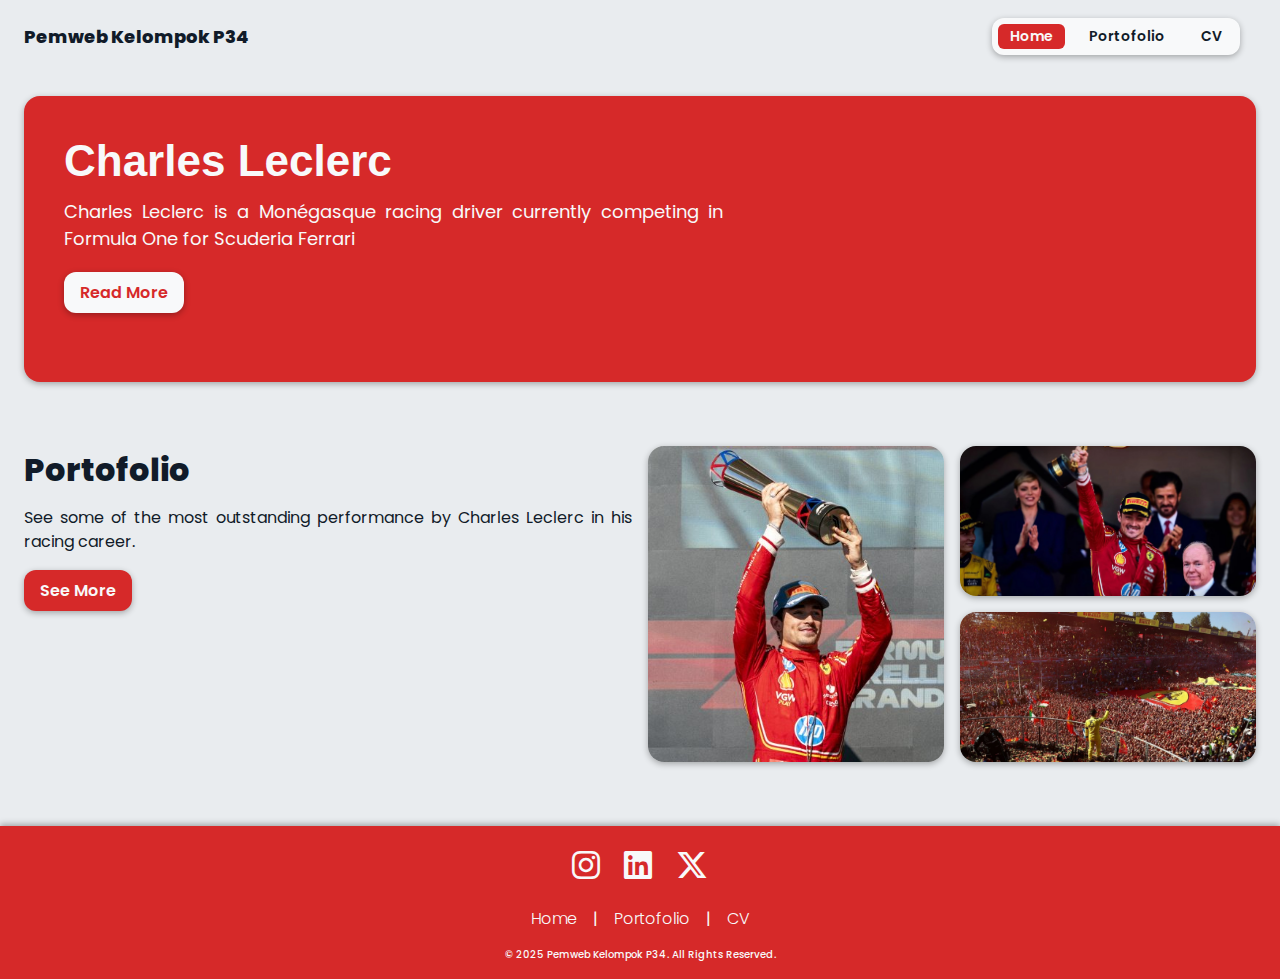
<file: index.html>
<!DOCTYPE html>
<html lang="en">

<head>
    <meta charset="UTF-8">
    <meta name="viewport" content="width=device-width, initial-scale=1.0">
    <title>Landing Page</title>
    <link href="https://fonts.googleapis.com/css2?family=Poppins:wght@400;500;600&display=swap" rel="stylesheet">
    <link href="https://cdnjs.cloudflare.com/ajax/libs/font-awesome/6.5.0/css/all.min.css" rel="stylesheet">
    <link href="https://fonts.cdnfonts.com/css/milker" rel="stylesheet">
    <link rel="stylesheet" href="header.css">
    <link rel="stylesheet" href="footer.css">
    <style>
        :root {
            --background: #e9ecef;
            --text: #111b29;
            --accent-1: #111b29;
            --accent-2: #f8f9fa;
            --accent-3: #D62929;
            --font-size: 18px;
        }

        * {
            box-sizing: border-box;
            margin: 0;
            font-family: 'Poppins', sans-serif;
        }

        body {
            background: var(--background);
            color: var(--text);
        }

        /* == BANNER == */
        .banner {
            display: grid;
            grid-template-columns: 1.75fr 0.75fr;
            background-color: var(--accent-3);
            border-radius: 16px;
            margin: 24px;
            max-height: 360px;
            position: relative;
            overflow: hidden;
            box-shadow: 0 2px 6px rgba(0, 0, 0, 0.3);
        }

        .banner-text {
            padding: 40px;
        }

        .banner-title {
            font-family: 'Milker', sans-serif;
            font-size: 48px;
            font-weight: 800;
            color: var(--accent-2);
            margin-bottom: 12px;
        }

        .banner-description {
            font-size: 18px;
            line-height: 1.5;
            color: var(--accent-2);
            margin-bottom: 20px;
            max-width: 100%;
            text-align: justify;
        }

        .banner-button {
            display: inline-block;
            padding: 8px 16px;
            border-radius: 12px;
            background: var(--accent-2);
            color: var(--accent-3);
            text-decoration: none;
            font-weight: 600;
            transition: background 0.3s, color 0.3s;
            font-size: 16px;
            box-shadow: 0 2px 6px rgba(0, 0, 0, 0.3);
        }

        .banner-image {
            display: flex;
            justify-content: center;
            position: relative;
        }

        .banner-image img {
            max-width: 100%;
            height: auto;
            position: relative;
            top: 5px;
            bottom: 0;
            opacity: 0;
            transform: translateY(30px);
            animation: fadeUp 1s ease-out forwards;
        }

        /* == PORTOFOLIO == */
        .portofolio {
            margin: 64px 24px;
            animation: fadeUp 1s ease-out forwards;
        }

        .portofolio-content {
            display: grid;
            grid-template-columns: 1fr 1fr;
            gap: 16px;
            align-items: start;
        }

        .portofolio-text {
            text-align: justify;
        }

        .portofolio-title {
            font-size: 32px;
            font-weight: 800;
            margin-bottom: 12px;
            color: var(--text);
        }

        .portofolio-description {
            font-size: 16px;
            margin-bottom: 16px;
            font-weight: 400;
            line-height: 1.5;
            color: var(--text);
        }

        .portofolio-button {
            display: inline-block;
            padding: 8px 16px;
            border-radius: 12px;
            background: var(--accent-3);
            color: var(--accent-2);
            text-decoration: none;
            font-weight: 600;
            transition: background 0.3s, color 0.3s;
            font-size: 16px;
            box-shadow: 0 2px 6px rgba(0, 0, 0, 0.3);
        }

        .portofolio-images {
            display: grid;
            grid-template-columns: 1fr 1fr;
            grid-template-rows: repeat(2, 1fr);
            gap: 16px;
        }

        .portofolio-image-large {
            grid-row: span 2;
            background: var(--accent-2);
            border-radius: 16px;
            max-height: 320px;
        }

        .portofolio-image-small {
            background: var(--accent-2);
            border-radius: 16px;
            max-height: 150px;
            gap: 20px;
        }

        .portofolio-images img {
            width: 100%;
            height: 100%;
            object-fit: cover;
            border-radius: 16px;
            display: block;
            box-shadow: 0 2px 6px rgba(0, 0, 0, 0.3);
        }

        .portofolio-button:hover {
            background: #B71C1C;
        }

        .banner-button:hover {
            background: #d6d9db;
        }

        /* == RESPONSIVE */
        @media (max-width: 480px) {
            :root {
                --font-size: 14px;
            }

            .banner {
                display: flex;
                flex-direction: column;
                grid-template-columns: none;
                max-height: none;
                margin: 12px;
                border-radius: 12px;
            }

            .banner-text {
                padding: 24px;
            }

            .banner-title {
                font-size: 32px;
            }

            .banner-description {
                font-size: 14px;
                margin-bottom: 14px;
            }

            .banner-button {
                font-size: 12px;
                padding: 6px 12px;
                border-radius: 10px;
            }

            .portofolio-title {
                font-size: 22px;
            }

            .portofolio-description {
                font-size: 13px;
                margin-bottom: 10px;
            }

            .portofolio-button {
                font-size: 12px;
                padding: 6px 12px;
                border-radius: 10px;
            }
        }

        @media (max-width: 600px) {
            :root {
                --font-size: 15px;
            }
        }

        @media (min-width: 481px) and (max-width: 768px) {
            :root {
                --font-size: 16px;
            }

            .banner {
                display: flex;
                flex-direction: column;
                margin: 16px;
                border-radius: 14px;
                max-height: none;
            }

            .banner-text {
                padding: 32px;
            }

            .banner-title {
                font-size: 40px;
            }

            .banner-image img {
                max-width: 80%;
                height: auto;
            }

            .portofolio-title {
                font-size: 26px;
            }

            .portofolio-description {
                font-size: 14px;
                margin-bottom: 12px;
            }

            .portofolio-button {
                font-size: 13px;
                padding: 7px 14px;
                border-radius: 10px;
            }
        }

        @media (min-width: 769px) and (max-width: 1024px) {
            :root {
                --font-size: 17px;
            }

            .banner {
                display: flex;
                flex-direction: column;
                margin: 16px;
                border-radius: 14px;
                max-height: none;
            }

            .banner-text {
                padding: 32px;
            }

            .banner-title {
                font-size: 40px;
            }

            .banner-image img {
                max-width: 80%;
                height: auto;
            }


            .portofolio-title {
                font-size: 28px;
            }

            .portofolio-description {
                font-size: 15px;
                margin-bottom: 14px;
            }
        }

        @media (max-width: 1024px) {
            .portofolio-content {
                grid-template-columns: 1fr;
            }

            .portofolio-images {
                grid-template-columns: 1fr;
                grid-template-rows: auto;
                margin-bottom: 24px;
                gap: 32px;
            }

            .portofolio-images div {
                max-height: 240px;
            }

            .portofolio-images img {
                object-fit: cover;
                height: 100%;
                width: 100%;
            }

            .portofolio-text {
                display: flex;
                flex-direction: column;
            }

            .portofolio-button {
                margin-bottom: 12px;
                align-self: start;
            }
        }

        @media (min-width: 1024px) and (max-width: 1200px) {
            .banner {
                grid-template-columns: 1fr 1fr;
            }

            .portofolio-title {
                font-size: 30px;
            }
        }

        @media (min-width: 1200px) and (max-width: 1440px) {
            .banner {
                grid-template-columns: 1.2fr 0.8fr;
                max-height: none;
            }

            .banner-title {
                font-size: 44px;
            }

            .banner-image img {
                max-width: 80%;
                height: auto;
                object-fit: contain;
            }
        }

        @keyframes fadeUp {
            from {
                opacity: 0;
                transform: translateY(30px);
            }

            to {
                opacity: 1;
                transform: translateY(0);
            }
        }
    </style>
</head>

<body>
    <header class="header">
        <div class="header-title">
            Pemweb Kelompok P34
        </div>

        <input type="checkbox" id="navigation-dropdown-toggle" class="navigation-dropdown-toggle">
        <label for="navigation-dropdown-toggle" class="navigation-hamburger">
            ☰
        </label>

        <nav class="navigation" aria-label="Primary">
            <a href="index.html" aria-current="page">Home</a>
            <a href="portofolio.html">Portofolio</a>
            <a href="cv.html">CV</a>
        </nav>
    </header>

    <section class="banner">
        <div class="banner-text">
            <h2 class="banner-title">
                Charles Leclerc
            </h2>
            <p class="banner-description">
                Charles Leclerc is a Monégasque racing driver currently competing in Formula One for Scuderia Ferrari
            </p>
            <a href="cv.html" class="banner-button">Read More</a>
        </div>
        <div class="banner-image">
            <img src="assets/charles-leclerc.png" alt="Charles Leclerc">
        </div>
    </section>
    <section class="portofolio">
        <div class="portofolio-content">
            <div class="portofolio-text">
                <h1 class="portofolio-title">
                    Portofolio
                </h1>
                <p class="portofolio-description">
                    See some of the most outstanding performance by Charles Leclerc in his racing career.
                </p>
                <a href="portofolio.html" class="portofolio-button">See More</a>
            </div>

            <div class="portofolio-images">
                <div class="portofolio-image-large">
                    <img src="assets/race-win-1.jpg" alt="Portofolio 1">
                </div>
                <div class="portofolio-image-small">
                    <img src="assets/race-win-2.jpg" alt="Portofolio 2">
                </div>
                <div class="portofolio-image-small">
                    <img src="assets/race-win-3.jpg" alt="Portofolio 3">
                </div>
            </div>
        </div>
    </section>
    <footer class="footer">
        <div class="footer-social">
            <a href="https://www.instagram.com/charles_leclerc" target="_blank"><i class="fab fa-instagram"></i></a>
            <a href="https://www.linkedin.com/in/charles-leclerc" target="_blank"><i class="fab fa-linkedin"></i></a>
            <a href="https://twitter.com/Charles_Leclerc" target="_blank"><i class="fab fa-x-twitter"></i></a>
        </div>
        <div class="footer-links">
            <a href="index.html">Home</a> |
            <a href="portofolio.html">Portofolio</a> |
            <a href="cv.html">CV</a>
        </div>
        <div class="footer-copyright">
            <p>&copy; 2025 Pemweb Kelompok P34. All Rights Reserved.</p>
        </div>
    </footer>
</body>

</html>
</file>
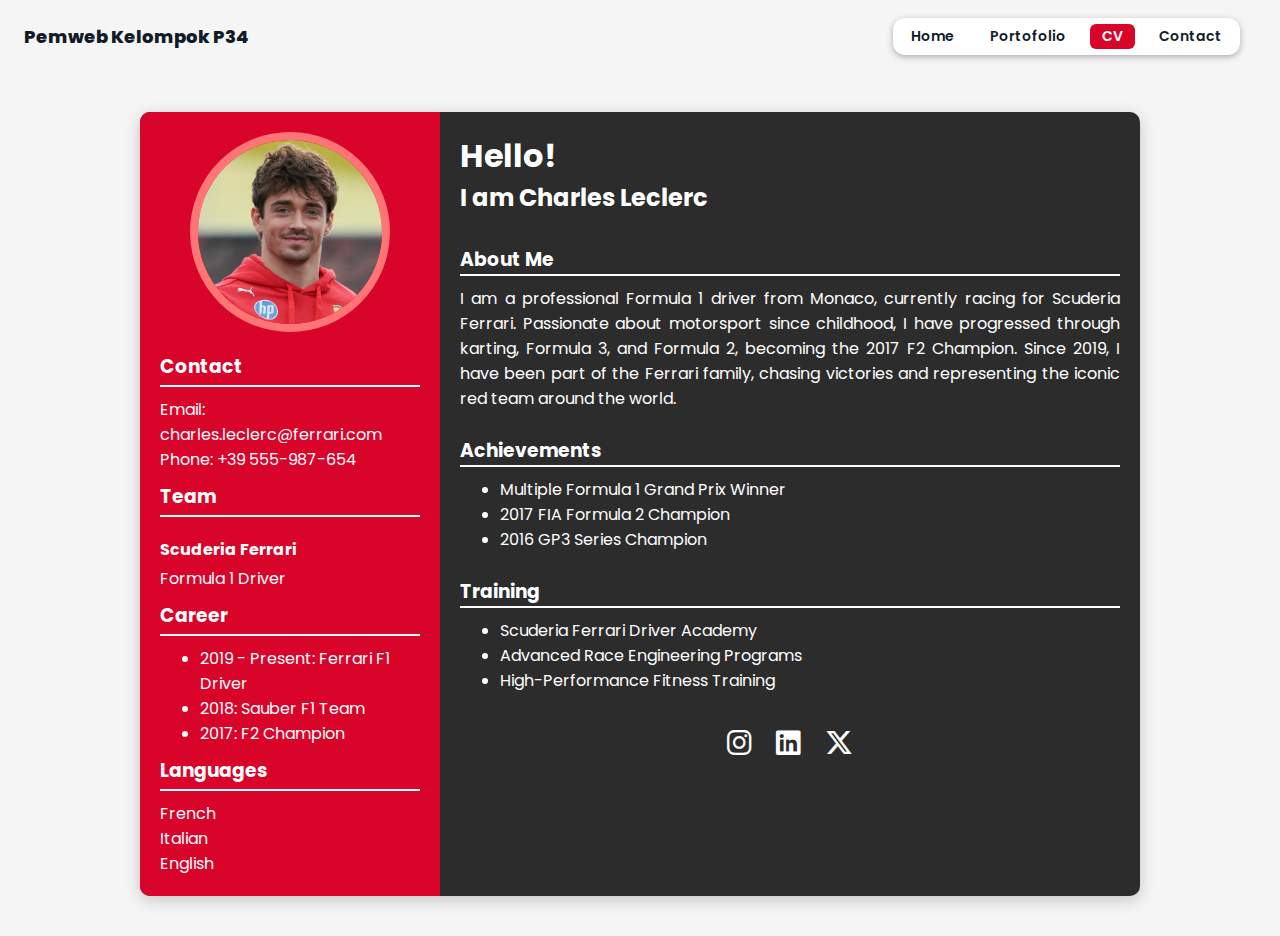
<file: cv.html>
<!DOCTYPE html>
<html lang="en">

<head>
    <meta charset="UTF-8">
    <meta name="viewport" content="width=device-width, initial-scale=1.0">
    <title>CV Charles Leclerc</title>
    <link href="https://fonts.googleapis.com/css2?family=Poppins:wght@400;500;600&display=swap" rel="stylesheet">
    <link href="https://fonts.cdnfonts.com/css/milker" rel="stylesheet">
    <link rel="stylesheet" href="https://cdnjs.cloudflare.com/ajax/libs/font-awesome/6.5.0/css/all.min.css">
    <link rel="stylesheet" href="header.css">
    <style>
        :root {
            --background: #f5f5f5;
            --text: #111b29;
            --accent-1: #111b29;
            --accent-2: #ffffff;
            --accent-3: #d90429; /* Ferrari Red */
            --font-size: 18px;
        }

        * {
            box-sizing: border-box;
            margin: 0;
            font-family: 'Poppins', sans-serif;
        }

        body {
            background: var(--background);
            color: var(--text);
        }

        .cv-section {
            display: flex;
            align-items: stretch;
            margin: 40px auto;
            max-width: 1000px;
            background-color: #2c2c2c;
            border-radius: 10px;
            overflow: hidden;
            box-shadow: 0 4px 16px rgba(0, 0, 0, 0.2);
            color: white;
        }

        .cv-left {
            background: var(--accent-3);
            width: 30%;
            display: flex;
            flex-direction: column;
            align-items: flex-start;
            justify-content: center;
            padding: 20px 20px;
        }

        .cv-left img {
            width: 80%;
            max-width: 200px;
            border-radius: 50%;
            border: 8px solid #ff7474;
            margin: 0 auto 10px auto;
            display: block;
        }

        .cv-left h3,
        .cv-left h4 {
            margin: 10px 0 4px 0;
            align-self: flex-start;
        }

        .cv-left hr {
            width: 100%;
            border: 1.5px solid #fff;
            margin: 0 0 10px 0;
            align-self: flex-start;
        }

        .cv-right {
            flex: 1;
            padding: 20px;
        }

        .cv-right h2 {
            margin-bottom: 30px;
        }

        .cv-right p {
            text-align: justify;
        }

        .cv-right hr {
            width: 100%;
            border: 1.5px solid #fff;
            margin: 0 0 10px 0;
            align-self: flex-start;
        }

        /* Sosial Media */
        .social-media {
            text-align: center;
            margin-top: 30px;
        }

        .social-media a {
            color: white;
            font-size: 28px;
            margin: 0 10px;
            transition: color 0.3s ease, transform 0.2s ease;
        }

        .social-media a:hover {
            transform: scale(1.2);
        }

        .social-media a:hover i.fa-instagram {
            color: #E1306C;
        }

        .social-media a:hover i.fa-linkedin {
            color: #0A66C2;
        }

        .social-media a:hover i.fa-x-twitter {
            color: #1DA1F2;
        }

        @media (max-width: 700px) {
            .cv-section {
                flex-direction: column;
            }

            .cv-left {
                width: 100%;
                flex-direction: column;
                align-items: center;
            }

            .cv-left img {
                width: 100px;
                margin: 0 0 10px 0;
            }

            .cv-left h3,
            .cv-left hr,
            .cv-left p {
                text-align: center;
                align-self: center;
            }
        }
    </style>
</head>

<body>
    <header class="header">
        <div class="header-title">
            Pemweb Kelompok P34
        </div>

        <nav class="navigation" aria-label="Primary">
            <a href="index.html">Home</a>
            <a href="portofolio.html">Portofolio</a>
            <a href="cv.html" aria-current="page">CV</a>
            <a href="contact.html">Contact</a>
        </nav>
    </header>

    <section class="cv-section">
        <div class="cv-left">
            <img src="assets/charles-leclerc-cv.PNG" alt="Foto Charles Leclerc">
            <h3>Contact</h3>
            <hr>
            <p>Email: charles.leclerc@ferrari.com</p>
            <p>Phone: +39 555-987-654</p>
            <h3>Team</h3>
            <hr>
            <h4>Scuderia Ferrari</h4>
            <p>Formula 1 Driver</p>
            <h3>Career</h3>
            <hr>
            <ul>
                <li>2019 - Present: Ferrari F1 Driver</li>
                <li>2018: Sauber F1 Team</li>
                <li>2017: F2 Champion</li>
            </ul>
            <h3>Languages</h3>
            <hr>
            <p>French</p>
            <p>Italian</p>
            <p>English</p>
        </div>
        <div class="cv-right">
            <h1>Hello!</h1>
            <h2>I am Charles Leclerc</h2>
            <h3>About Me</h3>
            <hr>
            <p>
                I am a professional Formula 1 driver from Monaco, currently racing for Scuderia Ferrari.
                Passionate about motorsport since childhood, I have progressed through karting, Formula 3,
                and Formula 2, becoming the 2017 F2 Champion. Since 2019, I have been part of the Ferrari
                family, chasing victories and representing the iconic red team around the world.
            </p>
            <br>
            <h3>Achievements</h3>
            <hr>
            <ul>
                <li>Multiple Formula 1 Grand Prix Winner</li>
                <li>2017 FIA Formula 2 Champion</li>
                <li>2016 GP3 Series Champion</li>
            </ul>
            <br>
            <h3>Training</h3>
            <hr>
            <ul>
                <li>Scuderia Ferrari Driver Academy</li>
                <li>Advanced Race Engineering Programs</li>
                <li>High-Performance Fitness Training</li>
            </ul>

            <!-- Social Media -->
            <div class="social-media">
                <a href="https://www.instagram.com/charles_leclerc" target="_blank"><i class="fab fa-instagram"></i></a>
                <a href="https://www.linkedin.com/in/charles-leclerc" target="_blank"><i class="fab fa-linkedin"></i></a>
                <a href="https://twitter.com/Charles_Leclerc" target="_blank"><i class="fab fa-x-twitter"></i></a>
            </div>
        </div>
    </section>
</body>

</html>
</file>
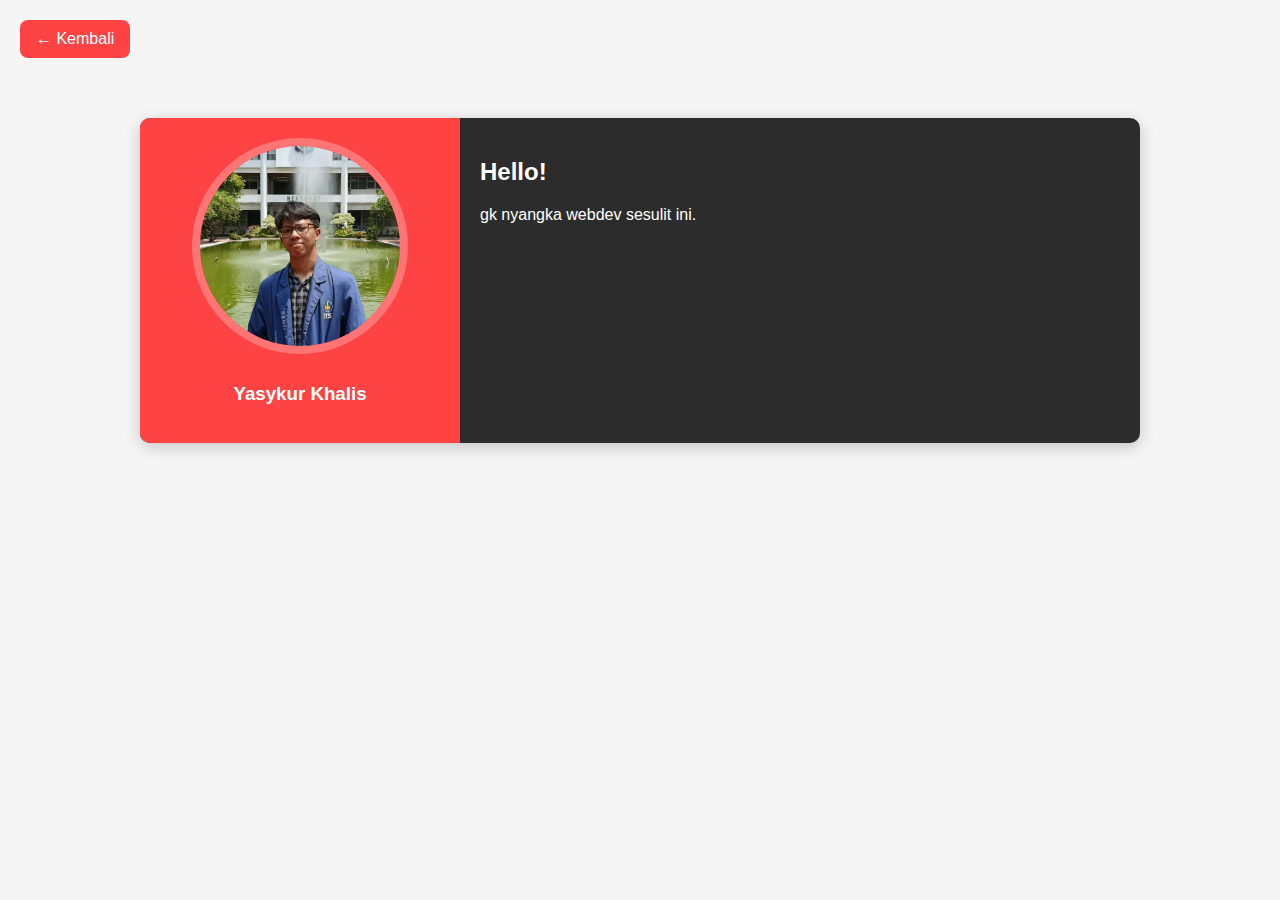
<file: cv_yasykur.html>
<!DOCTYPE html>
<html lang="en">
<head>
  <meta charset="UTF-8">
  <meta name="viewport" content="width=device-width, initial-scale=1.0">
  <title>CV Yasykur</title>
  <style>
    body {
      font-family: Arial, sans-serif;
      margin: 0;
      background-color: #f5f5f5;
    }

    .cv-section {
      display: flex;
      align-items: stretch;
      margin: 40px auto;
      max-width: 1000px;
      background-color: #2c2c2c;
      border-radius: 10px;
      overflow: hidden;
      box-shadow: 0 4px 16px rgba(0, 0, 0, 0.2);
      color: white;
    }

    .cv-left {
      background: #fd4343;
      width: 30%;
      display: flex;
      flex-direction: column;
      align-items: center;
      justify-content: center;
      padding: 20px 10px;
    }

    .cv-left img {
      width: 80%;
      max-width: 200px;
      border-radius: 50%;
      border: 8px solid #ff7474;
      margin-bottom: 10px;
    }

    .cv-right {
      flex: 1;
      padding: 20px;
    }

    @media (max-width: 700px) {
      .cv-section {
        flex-direction: column;
      }
      .cv-left {
        width: 100%;
        flex-direction: row;
        justify-content: flex-start;
      }
      .cv-left img {
        width: 100px;
        margin-right: 10px;
      }
    }

    a.back-btn {
      display: inline-block;
      margin: 20px;
      text-decoration: none;
      background: #fd4343;
      color: white;
      padding: 10px 16px;
      border-radius: 8px;
      transition: 0.3s ease;
    }
    a.back-btn:hover {
      background: #ff7474;
    }
  </style>
</head>
<body>

  <a href="index.html" class="back-btn">← Kembali</a>

  <section class="cv-section">
    <div class="cv-left">
      <img src="assets/photo_yasykur.jpg" alt="Foto Yasykur">
      <h3>Yasykur Khalis</h3>
    </div>
    <div class="cv-right">
      <h2>Hello!</h2>
      <p>gk nyangka webdev sesulit ini.</p>
    </div>
  </section>

</body>
</html>
</file>
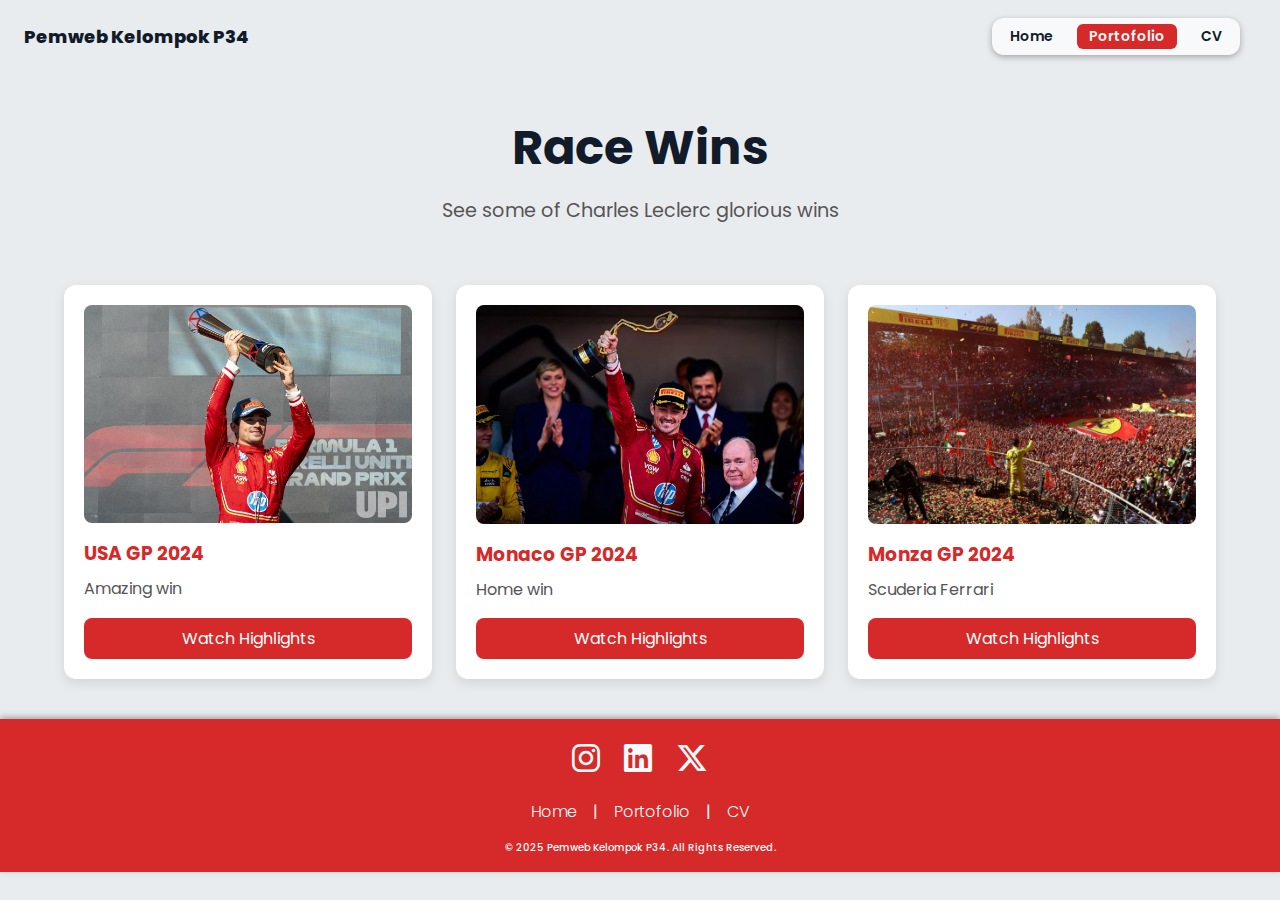
<file: portofolio.html>
<!DOCTYPE html>
<html lang="en">

<head>
    <meta charset="UTF-8">
    <meta name="viewport" content="width=device-width, initial-scale=1.0">
    <title>Portfolio Kelompok P34</title>
    <link href="https://fonts.googleapis.com/css2?family=Poppins:wght@400;500;600&display=swap" rel="stylesheet">
    <link href="https://cdnjs.cloudflare.com/ajax/libs/font-awesome/6.5.0/css/all.min.css" rel="stylesheet">
    <link href="https://fonts.cdnfonts.com/css/milker" rel="stylesheet">
    <link rel="stylesheet" href="header.css">
    <link rel="stylesheet" href="footer.css">
    <style>
        :root {
            --background: #e9ecef;
            --text: #111b29;
            --accent-1: #111b29;
            --accent-2: #f8f9fa;
            --accent-3: #D62929;
            --font-size: 18px;
        }

        * {
            box-sizing: border-box;
            margin: 0;
            font-family: 'Poppins', sans-serif;
        }

        body {
            background: var(--background);
            color: var(--text);
        }

        main {
            max-width: 1200px;
            margin: 40px auto;
            padding: 0 24px;
        }

        .intro {
            text-align: center;
            margin-bottom: 60px;
        }

        .intro h1 {
            font-size: clamp(2rem, 5vw, 3rem);
            margin-bottom: 12px;
        }

        .intro p {
            font-size: clamp(1rem, 2.5vw, 1.2rem);
            color: #555;
        }

        .projects {
            display: grid;
            grid-template-columns: repeat(auto-fit, minmax(280px, 1fr));
            gap: 24px;
        }

        .project-card {
            background: white;
            border-radius: 12px;
            padding: 20px;
            box-shadow: 0 4px 12px rgba(0, 0, 0, 0.1);
            display: flex;
            flex-direction: column;
            justify-content: space-between;
            transition: transform 0.3s, box-shadow 0.3s;
        }

        .project-card:hover {
            transform: translateY(-5px);
            box-shadow: 0 8px 24px rgba(0, 0, 0, 0.15);
        }

        .project-card img {
            width: 100%;
            border-radius: 8px;
            margin-bottom: 16px;
            object-fit: cover;
        }

        .project-card h3 {
            margin-bottom: 8px;
            color: var(--accent-3);
        }

        .project-card p {
            flex: 1;
            color: #555;
            margin-bottom: 16px;
        }

        .project-card a {
            text-decoration: none;
            background: var(--accent-3);
            color: white;
            padding: 8px 12px;
            border-radius: 8px;
            text-align: center;
            transition: 0.3s;
        }

        .project-card a:hover {
            background: #B71C1C;
        }

        /* === MODAL === */
        .modal-toggle {
            display: none;
        }

        .modal {
            position: fixed;
            inset: 0;
            display: flex;
            justify-content: center;
            align-items: center;
            visibility: hidden;
            opacity: 0;
            pointer-events: none;
            transition: opacity 0.3s ease;
        }

        .modal-overlay {
            position: absolute;
            inset: 0;
            background: rgba(0, 0, 0, 0.6);
            cursor: pointer;
        }

        .modal-content {
            position: relative;
            background: white;
            padding: 24px;
            border-radius: 12px;
            max-width: 600px;
            width: 90%;
            z-index: 2;
            text-align: center;
        }

        .modal-content h2 {
            margin-bottom: 12px;
            color: var(--accent-3);
        }

        .modal-content p {
            margin-bottom: 16px;
            color: #333;
        }

        .close-btn {
            display: inline-block;
            padding: 8px 16px;
            background: var(--accent-3);
            color: white;
            border-radius: 8px;
            cursor: pointer;
        }

        .modal-toggle:checked+.btn-modal+.modal,
        .modal-toggle:checked+.btn-modal+.modal {
            visibility: visible;
            opacity: 1;
            pointer-events: auto;
        }

        @media (max-width: 600px) {
            main {
                padding: 0 16px;
            }
        }
    </style>
</head>

<body>
    <!-- HEADER -->
    <header class="header">
        <div class="header-title">
            Pemweb Kelompok P34
        </div>

        <input type="checkbox" id="navigation-dropdown-toggle" class="navigation-dropdown-toggle">
        <label for="navigation-dropdown-toggle" class="navigation-hamburger">
            ☰
        </label>

        <nav class="navigation" aria-label="Primary">
            <a href="index.html">Home</a>
            <a href="portofolio.html" aria-current="page">Portofolio</a>
            <a href="cv.html">CV</a>
        </nav>
    </header>

    <!-- MAIN CONTENT -->
    <main>
        <!-- INTRO SECTION -->
        <section class="intro">
            <h1>Race Wins</h1>
            <p>See some of Charles Leclerc glorious wins</p>
        </section>

        <!-- PROJECT GRID -->
        <section class="projects">
            <div class="project-card">
                <img src="assets/race-win-1.jpg" alt="Race Win 1">
                <h3>USA GP 2024</h3>
                <p>Amazing win</p>
                <a href="https://www.youtube.com/watch?v=kLCytMTycxI" target="_blank">Watch Highlights</a>
            </div>
            <div class="project-card">
                <img src="assets/race-win-2.jpg" alt="Race Win 2">
                <h3>Monaco GP 2024</h3>
                <p>Home win</p>
                <a href="https://www.youtube.com/watch?v=aeCI0ObFY8M" target="_blank">Watch Highlights</a>
            </div>
            <div class="project-card">
                <img src="assets/race-win-3.jpg" alt="Race Win 3">
                <h3>Monza GP 2024</h3>
                <p>Scuderia Ferrari</p>
                <a href="https://www.youtube.com/watch?v=sTmpbEYUba0" target="_blank">Watch Highlights</a>
            </div>
        </section>
    </main>
    <footer class="footer">
        <div class="footer-social">
            <a href="https://www.instagram.com/charles_leclerc" target="_blank"><i class="fab fa-instagram"></i></a>
            <a href="https://www.linkedin.com/in/charles-leclerc" target="_blank"><i class="fab fa-linkedin"></i></a>
            <a href="https://twitter.com/Charles_Leclerc" target="_blank"><i class="fab fa-x-twitter"></i></a>
        </div>
        <div class="footer-links">
            <a href="index.html">Home</a> |
            <a href="portofolio.html">Portofolio</a> |
            <a href="cv.html">CV</a>
        </div>
        <div class="footer-copyright">
            <p>&copy; 2025 Pemweb Kelompok P34. All Rights Reserved.</p>
        </div>
    </footer>
</body>

</html>
</file>
<file: header.css>
/* == HEADER == */
.header {
    height: 72px;
    display: grid;
    grid-template-columns: auto 1fr auto;
    align-items: center;
    gap: 16px;
    padding: 0 24px;
    white-space: nowrap;
    position: relative;
}

.header-title {
    font-size: var(--font-size);
    font-weight: 800;
    color: var(--text);
    white-space: nowrap;
}

.navigation {
    display: flex;
    gap: 12px;
    align-items: center;
    justify-self: end;
    background: var(--accent-2);
    padding: 6px 6px;
    border-radius: 12px;
    flex-wrap: wrap;
    box-shadow: 0 2px 6px rgba(0, 0, 0, 0.3);
}

.navigation a {
    text-decoration: none;
    font-weight: 600;
    color: var(--accent-1);
    font-size: 14px;
    position: relative;
    padding: 2px 12px;
    border-radius: 6px;
    transition: background 0.3s, color 0.3s;
}

.navigation a:hover {
    background: var(--accent-3);
    color: var(--accent-2);
}

.navigation a[aria-current="page"] {
    background: var(--accent-3);
    color: var(--accent-2);
}

.navigation-dropdown-toggle {
    display: none;
}

.navigation-hamburger {
    display: none;
    font-size: 26px;
    cursor: pointer;
    user-select: none;
    transition: color 0.3s ease;
    color: var(--accent-1);
    grid-column: 3;
    justify-self: end;
    align-self: center;
}

/* == RESPONSIVE untuk HEADER & NAVIGATION */
@media (max-width: 480px) {
    .header {
        height: auto;
        grid-template-columns: 1fr;
        padding: 12px;
        gap: 8px;
    }
}

@media (max-width: 600px) {
    .navigation {
        display: none;
        flex-direction: column;
        background: var(--accent-2);
        padding: 10px;
        border-radius: 12px;
        position: absolute;
        top: 60px;
        right: 12px;
        width: 120px;
        box-shadow: 0 2px 6px rgba(0, 0, 0, 0.3);
        z-index: 1;
    }

    .navigation a {
        display: block;
        padding: 4px 12px;
        width: 100%;
    }

    .navigation-hamburger {
        display: block;
        justify-self: end;
    }

    .navigation-dropdown-toggle:checked+.navigation-hamburger+.navigation {
        display: flex;
        animation: fadeIn 0.3s ease-in-out;
    }

    .navigation-dropdown-toggle:checked+.navigation-hamburger {
        color: var(--accent-3);
    }
}

@media (min-width: 481px) and (max-width: 768px) {
    .header {
        height: 64px;
        padding: 0 16px;
        gap: 12px;
    }

    .navigation a {
        padding: 4px 10px;
    }
}

@media (min-width: 769px) and (max-width: 1024px) {
    .header {
        height: 68px;
        padding: 0 20px;
    }
}

@keyframes fadeIn {
    from {
        opacity: 0;
        transform: translateY(-10px);
    }

    to {
        opacity: 1;
        transform: translateY(0);
    }
}
</file>
<file: footer.css>
/* == FOOTER == */
.footer {
    background-color: var(--accent-3);
    color: var(--accent-2);
    padding: 16px;
    text-align: center;
    box-shadow: 0 -2px 6px rgba(0, 0, 0, 0.3);
}

.footer-social {
    margin-bottom: 16px;
}

.footer-social a {
    color: var(--accent-2);
    font-size: 32px;
    margin: 0 10px;
    transition: color 0.3s ease, transform 0.2s ease;
}

.footer-social a:hover {
    transform: scale(1.2);
}

.footer-links {
    margin-bottom: 16px;
}

.footer-links a {
    text-decoration: none;
    color: var(--accent-2);
    margin: 0 12px;
    font-weight: 300;
    font-size: 16px;
    transition: color 0.3s ease;
}

.footer-copyright {
    font-weight: 500;
    margin-top: 12px;
}

.footer-copyright p {
    font-size: 10px;
    color: var(--accent-2);
}

@media (max-width: 600px) {
    .footer-social a {
        font-size: 24px;
    }

    .footer-links a {
        font-size: 14px;
        margin: 0 8px;
    }

    .footer-copyright p {
        font-size: 12px;
    }
}
</file>
